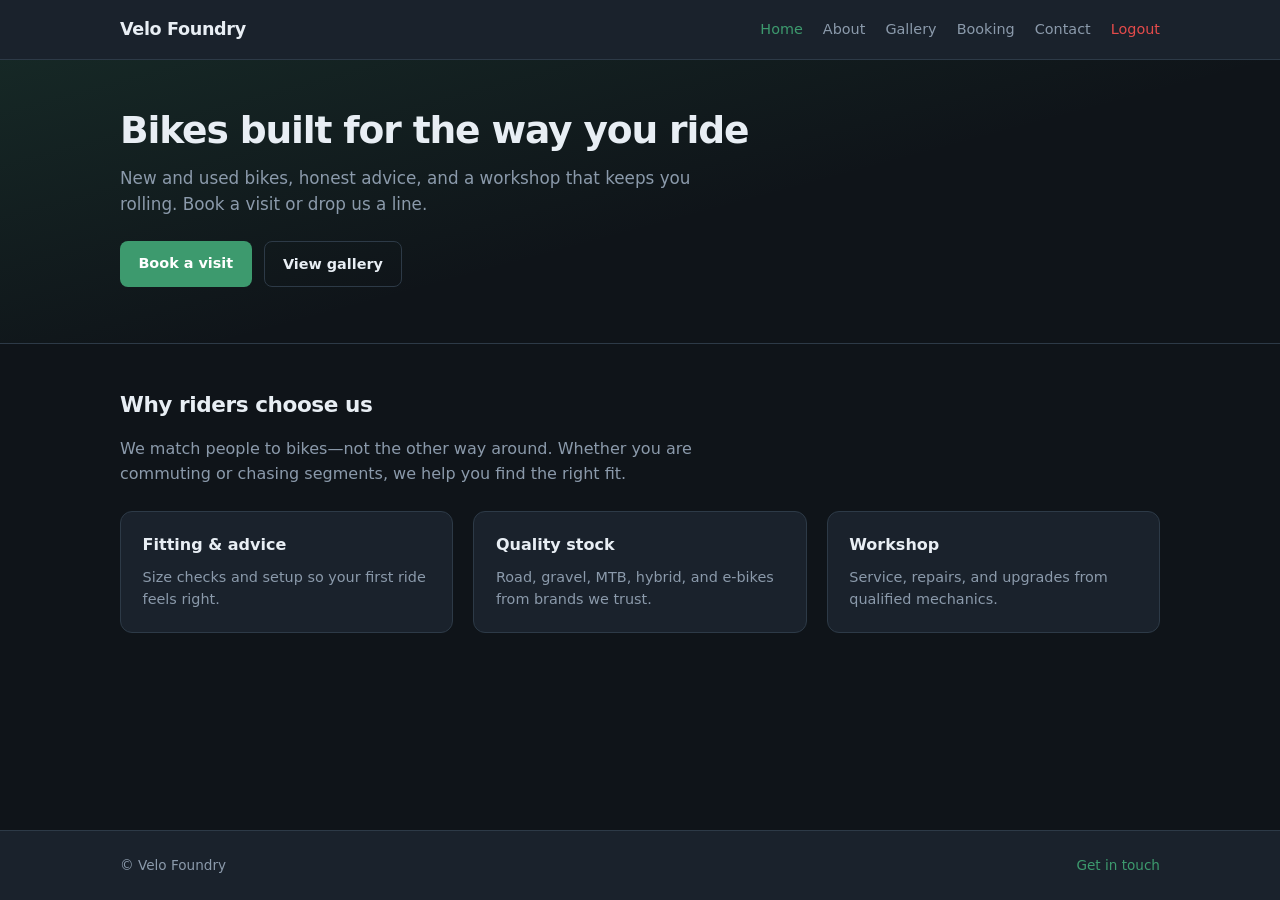
<file: index.html>
<!DOCTYPE html>
<html lang="en">
<head>
  <meta charset="UTF-8">
  <meta name="viewport" content="width=device-width, initial-scale=1.0">
  <title>Velo Foundry — Home</title>
  <link rel="stylesheet" href="styles.css">
</head>
<body>
  <header class="site-header">
    <div class="container site-header__inner">
      <a href="index.html" class="logo">Velo Foundry</a>
      <nav class="nav" aria-label="Main">
        <ul>
          <li><a href="index.html" class="nav__link--active">Home</a></li>
          <li><a href="about.html">About</a></li>
          <li><a href="gallery.html">Gallery</a></li>
          <li><a href="booking.html">Booking</a></li>
          <li><a href="contact.html">Contact</a></li>
          <li><a class="logout" href="login.html">Logout</a></li>
        </ul>
      </nav>
    </div>
  </header>

  <main>
    <section class="hero">
      <div class="container">
        <h1>Bikes built for the way you ride</h1>
        <p class="lead">New and used bikes, honest advice, and a workshop that keeps you rolling. Book a visit or drop us a line.</p>
        <div class="hero__actions">
          <a class="btn" href="booking.html">Book a visit</a>
          <a class="btn btn--ghost" href="gallery.html">View gallery</a>
        </div>
      </div>
    </section>

    <section class="section">
      <div class="container">
        <h2>Why riders choose us</h2>
        <p class="intro">We match people to bikes—not the other way around. Whether you are commuting or chasing segments, we help you find the right fit.</p>
        <div class="cards">
          <article class="card">
            <h3>Fitting &amp; advice</h3>
            <p>Size checks and setup so your first ride feels right.</p>
          </article>
          <article class="card">
            <h3>Quality stock</h3>
            <p>Road, gravel, MTB, hybrid, and e-bikes from brands we trust.</p>
          </article>
          <article class="card">
            <h3>Workshop</h3>
            <p>Service, repairs, and upgrades from qualified mechanics.</p>
          </article>
        </div>
      </div>
    </section>
  </main>

  <footer class="site-footer">
    <div class="container site-footer__inner">
      <span>&copy; Velo Foundry</span>
      <a href="contact.html">Get in touch</a>
    </div>
  </footer>
  <script src="common.js"></script>
</body>
</html>
</file>
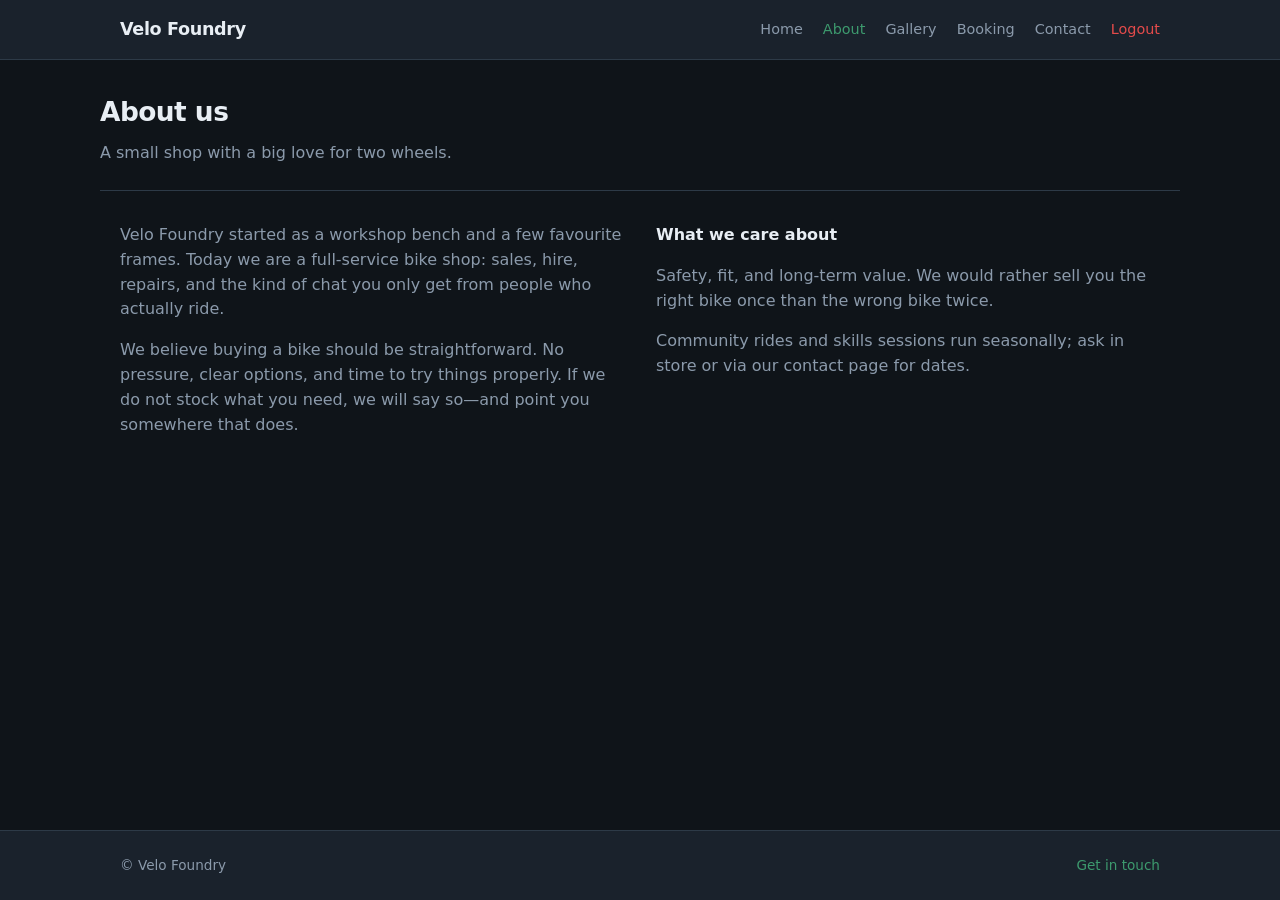
<file: about.html>
<!DOCTYPE html>
<html lang="en">
<head>
  <meta charset="UTF-8">
  <meta name="viewport" content="width=device-width, initial-scale=1.0">
  <title>About — Velo Foundry</title>
  <link rel="stylesheet" href="styles.css">
</head>
<body>
  <header class="site-header">
    <div class="container site-header__inner">
      <a href="index.html" class="logo">Velo Foundry</a>
      <nav class="nav" aria-label="Main">
        <ul>
          <li><a href="index.html">Home</a></li>
          <li><a href="about.html" class="nav__link--active">About</a></li>
          <li><a href="gallery.html">Gallery</a></li>
          <li><a href="booking.html">Booking</a></li>
          <li><a href="contact.html">Contact</a></li>
          <li><a class="logout" href="login.html">Logout</a></li>
        </ul>
      </nav>
    </div>
  </header>

  <main>
    <div class="container page-title">
      <h1>About us</h1>
      <p>A small shop with a big love for two wheels.</p>
    </div>

    <section class="section section--tight">
      <div class="container split">
        <div class="prose">
          <p>Velo Foundry started as a workshop bench and a few favourite frames. Today we are a full-service bike shop: sales, hire, repairs, and the kind of chat you only get from people who actually ride.</p>
          <p>We believe buying a bike should be straightforward. No pressure, clear options, and time to try things properly. If we do not stock what you need, we will say so—and point you somewhere that does.</p>
        </div>
        <div class="prose">
          <p><strong>What we care about</strong></p>
          <p>Safety, fit, and long-term value. We would rather sell you the right bike once than the wrong bike twice.</p>
          <p>Community rides and skills sessions run seasonally; ask in store or via our contact page for dates.</p>
        </div>
      </div>
    </section>
  </main>

  <footer class="site-footer">
    <div class="container site-footer__inner">
      <span>&copy; Velo Foundry</span>
      <a href="contact.html">Get in touch</a>
    </div>
  </footer>
  <script src="common.js"></script>
</body>
</html>
</file>
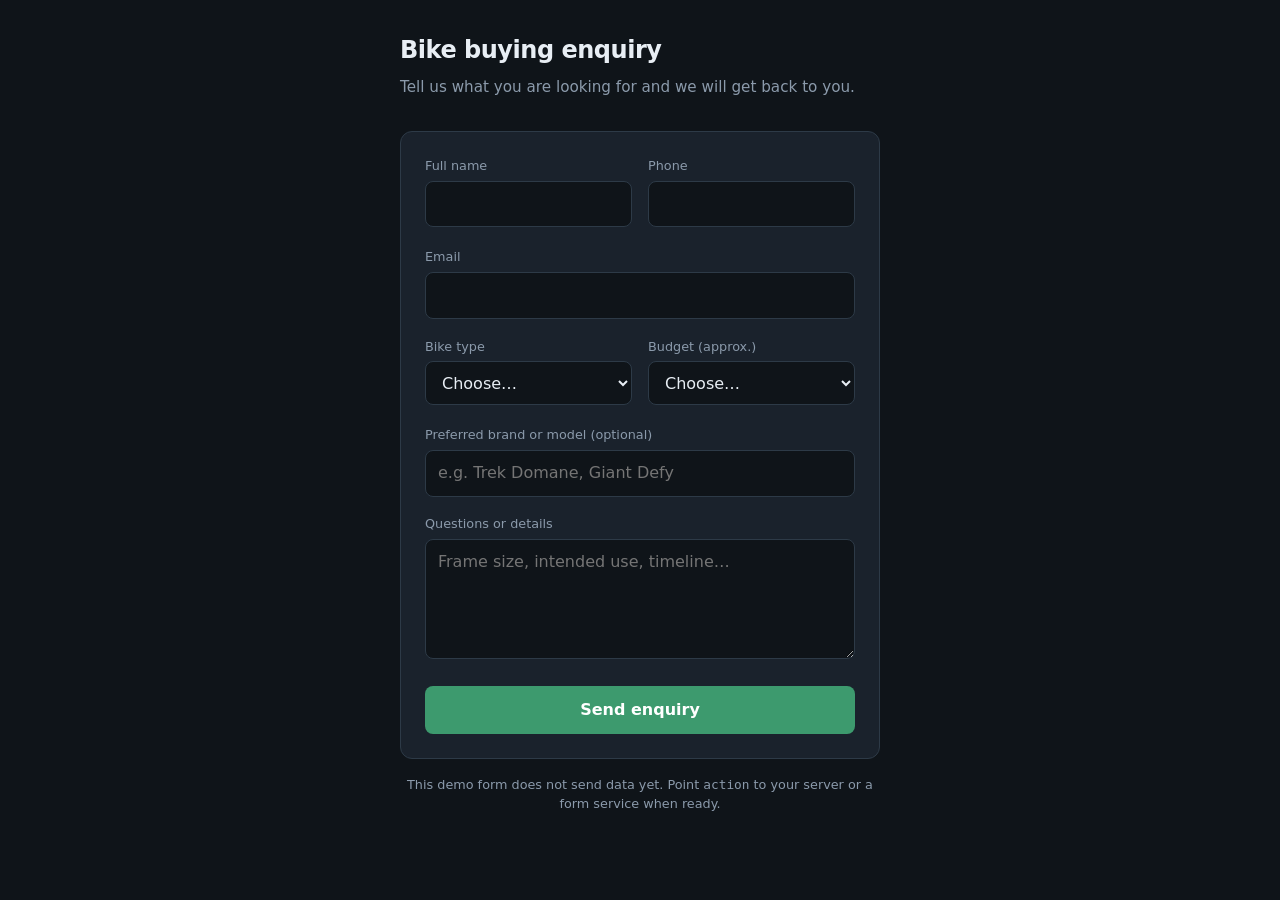
<file: bike-enquiry.html>
<!DOCTYPE html>
<html lang="en">
<head>
  <meta charset="UTF-8">
  <meta name="viewport" content="width=device-width, initial-scale=1.0">
  <title>Bike buying enquiry</title>
  <style>
    :root {
      --bg: #0f1419;
      --surface: #1a222c;
      --border: #2d3a47;
      --text: #e8eef4;
      --muted: #8b9aab;
      --accent: #3d9a6e;
      --accent-hover: #4db884;
      --error: #e06c6c;
    }

    * {
      box-sizing: border-box;
    }

    body {
      margin: 0;
      min-height: 100vh;
      font-family: system-ui, -apple-system, "Segoe UI", Roboto, sans-serif;
      background: var(--bg);
      color: var(--text);
      line-height: 1.5;
    }

    .wrap {
      max-width: 520px;
      margin: 0 auto;
      padding: 2rem 1.25rem 3rem;
    }

    header {
      margin-bottom: 2rem;
    }

    h1 {
      font-size: 1.5rem;
      font-weight: 600;
      margin: 0 0 0.5rem;
      letter-spacing: -0.02em;
    }

    .lead {
      color: var(--muted);
      font-size: 0.95rem;
      margin: 0;
    }

    form {
      background: var(--surface);
      border: 1px solid var(--border);
      border-radius: 12px;
      padding: 1.5rem;
    }

    label {
      display: block;
      font-size: 0.8rem;
      font-weight: 500;
      color: var(--muted);
      margin-bottom: 0.35rem;
    }

    .field {
      margin-bottom: 1.1rem;
    }

    .field:last-of-type {
      margin-bottom: 1.25rem;
    }

    input,
    select,
    textarea {
      width: 100%;
      padding: 0.65rem 0.75rem;
      font: inherit;
      color: var(--text);
      background: var(--bg);
      border: 1px solid var(--border);
      border-radius: 8px;
    }

    input:focus,
    select:focus,
    textarea:focus {
      outline: 2px solid var(--accent);
      outline-offset: 1px;
    }

    textarea {
      min-height: 120px;
      resize: vertical;
    }

    .row {
      display: grid;
      gap: 1rem;
    }

    @media (min-width: 480px) {
      .row {
        grid-template-columns: 1fr 1fr;
      }
    }

    button[type="submit"] {
      width: 100%;
      padding: 0.75rem 1rem;
      font: inherit;
      font-weight: 600;
      color: #fff;
      background: var(--accent);
      border: none;
      border-radius: 8px;
      cursor: pointer;
    }

    button[type="submit"]:hover {
      background: var(--accent-hover);
    }

    .note {
      margin-top: 1rem;
      font-size: 0.8rem;
      color: var(--muted);
      text-align: center;
    }
  </style>
</head>
<body>
  <div class="wrap">
    <header>
      <h1>Bike buying enquiry</h1>
      <p class="lead">Tell us what you are looking for and we will get back to you.</p>
    </header>

    <form action="#" method="post" novalidate>
      <div class="row">
        <div class="field">
          <label for="name">Full name</label>
          <input id="name" name="name" type="text" autocomplete="name" required>
        </div>
        <div class="field">
          <label for="phone">Phone</label>
          <input id="phone" name="phone" type="tel" autocomplete="tel" required>
        </div>
      </div>

      <div class="field">
        <label for="email">Email</label>
        <input id="email" name="email" type="email" autocomplete="email" required>
      </div>

      <div class="row">
        <div class="field">
          <label for="bike-type">Bike type</label>
          <select id="bike-type" name="bike_type" required>
            <option value="">Choose…</option>
            <option value="road">Road</option>
            <option value="mountain">Mountain</option>
            <option value="hybrid">Hybrid / commuter</option>
            <option value="electric">Electric (e-bike)</option>
            <option value="gravel">Gravel</option>
            <option value="kids">Kids</option>
            <option value="other">Other</option>
          </select>
        </div>
        <div class="field">
          <label for="budget">Budget (approx.)</label>
          <select id="budget" name="budget" required>
            <option value="">Choose…</option>
            <option value="under-500">Under 500</option>
            <option value="500-1000">500 – 1,000</option>
            <option value="1000-2000">1,000 – 2,000</option>
            <option value="2000-4000">2,000 – 4,000</option>
            <option value="4000-plus">4,000+</option>
          </select>
        </div>
      </div>

      <div class="field">
        <label for="model">Preferred brand or model (optional)</label>
        <input id="model" name="model" type="text" placeholder="e.g. Trek Domane, Giant Defy">
      </div>

      <div class="field">
        <label for="message">Questions or details</label>
        <textarea id="message" name="message" placeholder="Frame size, intended use, timeline…"></textarea>
      </div>

      <button type="submit">Send enquiry</button>
    </form>

    <p class="note">This demo form does not send data yet. Point <code>action</code> to your server or a form service when ready.</p>
  </div>
  <script src="common.js"></script>
</body>
</html>
</file>
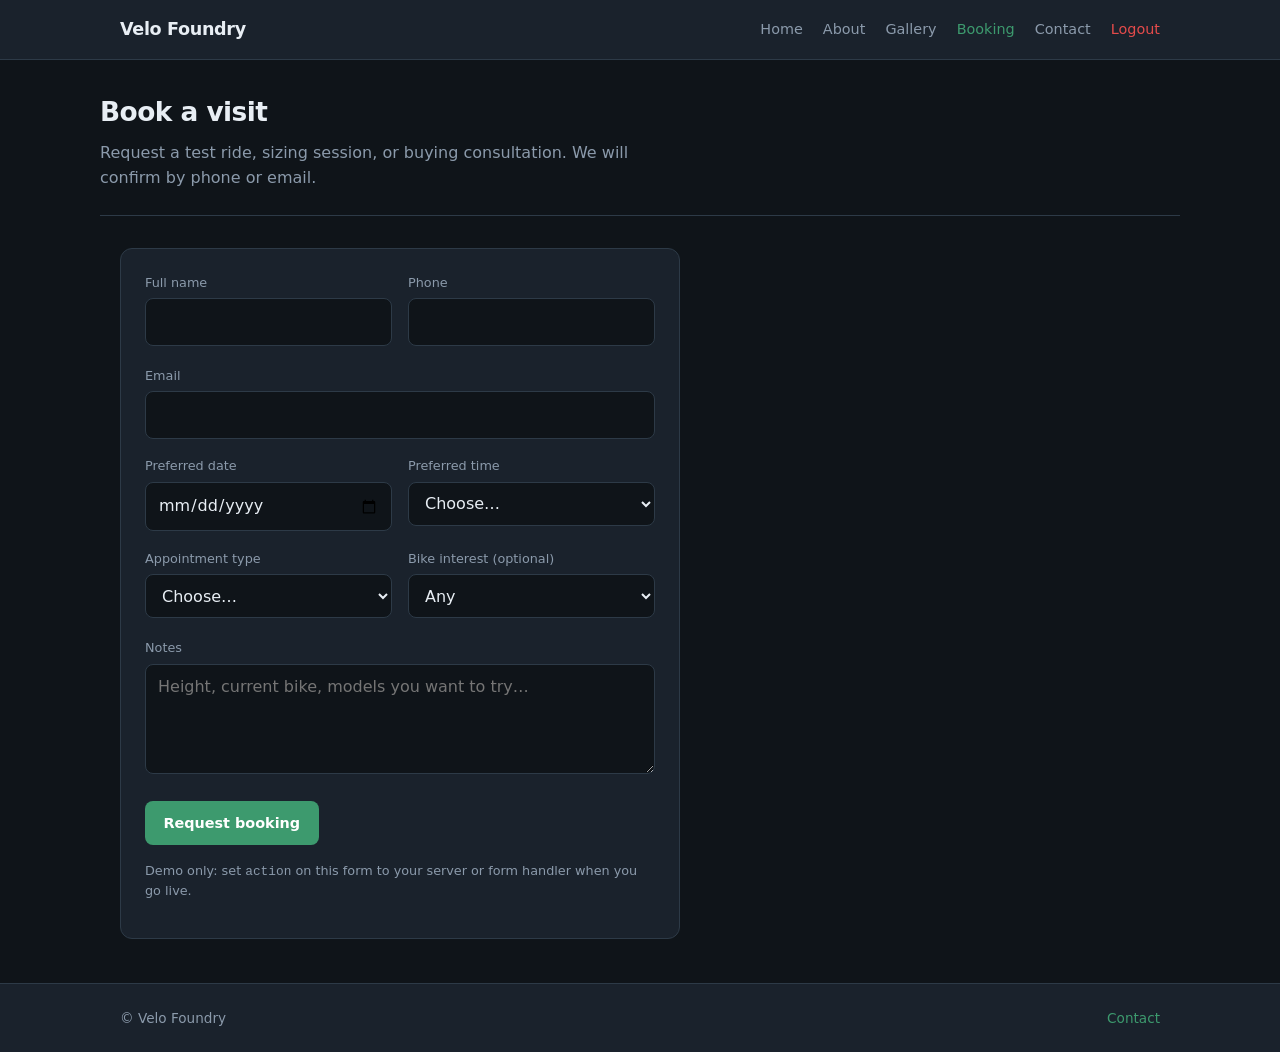
<file: booking.html>
<!DOCTYPE html>
<html lang="en">
<head>
  <meta charset="UTF-8">
  <meta name="viewport" content="width=device-width, initial-scale=1.0">
  <title>Booking — Velo Foundry</title>
  <link rel="stylesheet" href="styles.css">
</head>
<body>
  <header class="site-header">
    <div class="container site-header__inner">
      <a href="index.html" class="logo">Velo Foundry</a>
      <nav class="nav" aria-label="Main">
        <ul>
          <li><a href="index.html">Home</a></li>
          <li><a href="about.html">About</a></li>
          <li><a href="gallery.html">Gallery</a></li>
          <li><a href="booking.html" class="nav__link--active">Booking</a></li>
          <li><a href="contact.html">Contact</a></li>
          <li><a class="logout" href="login.html">Logout</a></li>
        </ul>
      </nav>
    </div>
  </header>

  <main>
    <div class="container page-title">
      <h1>Book a visit</h1>
      <p>Request a test ride, sizing session, or buying consultation. We will confirm by phone or email.</p>
    </div>

    <section class="section section--tight">
      <div class="container">
        <form class="form-panel" action="#" method="post" novalidate>
          <div class="form-row">
            <div class="field">
              <label for="booking-name">Full name</label>
              <input id="booking-name" name="name" type="text" autocomplete="name" required>
            </div>
            <div class="field">
              <label for="booking-phone">Phone</label>
              <input id="booking-phone" name="phone" type="tel" autocomplete="tel" required>
            </div>
          </div>

          <div class="field">
            <label for="booking-email">Email</label>
            <input id="booking-email" name="email" type="email" autocomplete="email" required>
          </div>

          <div class="form-row">
            <div class="field">
              <label for="booking-date">Preferred date</label>
              <input id="booking-date" name="date" type="date" required>
            </div>
            <div class="field">
              <label for="booking-time">Preferred time</label>
              <select id="booking-time" name="time" required>
                <option value="">Choose…</option>
                <option value="10:00">10:00</option>
                <option value="11:30">11:30</option>
                <option value="13:00">13:00</option>
                <option value="14:30">14:30</option>
                <option value="16:00">16:00</option>
              </select>
            </div>
          </div>

          <div class="form-row">
            <div class="field">
              <label for="booking-type">Appointment type</label>
              <select id="booking-type" name="appointment_type" required>
                <option value="">Choose…</option>
                <option value="test-ride">Test ride</option>
                <option value="sizing">Sizing / fit chat</option>
                <option value="purchase">Buying consultation</option>
                <option value="service">Service drop-off</option>
              </select>
            </div>
            <div class="field">
              <label for="booking-bike">Bike interest (optional)</label>
              <select id="booking-bike" name="bike_interest">
                <option value="">Any</option>
                <option value="road">Road</option>
                <option value="mountain">Mountain</option>
                <option value="hybrid">Hybrid</option>
                <option value="electric">E-bike</option>
                <option value="gravel">Gravel</option>
              </select>
            </div>
          </div>

          <div class="field">
            <label for="booking-notes">Notes</label>
            <textarea id="booking-notes" name="notes" placeholder="Height, current bike, models you want to try…"></textarea>
          </div>

          <button type="button" class="btn" onclick="trackBookAppointment()">Request booking</button>
          <p class="form-note">Demo only: set <code>action</code> on this form to your server or form handler when you go live.</p>
        </form>
      </div>
    </section>
  </main>

  <footer class="site-footer">
    <div class="container site-footer__inner">
      <span>&copy; Velo Foundry</span>
      <a href="contact.html">Contact</a>
    </div>
  </footer>
  <script src="common.js"></script>
  <script>
    function trackBookAppointment() {
      if(window.aixel) {
        window.aixel.track('book_appointment', {
          name: document.getElementById('booking-name').value,
          phone: document.getElementById('booking-phone').value,
          email: document.getElementById('booking-email').value,
          date: document.getElementById('booking-date').value,
          time: document.getElementById('booking-time').value,
          appointment_type: document.getElementById('booking-type').value,
          bike_interest: document.getElementById('booking-bike').value,
          notes: document.getElementById('booking-notes').value,
        });
      }
    }
  </script>
</body>
</html>
</file>
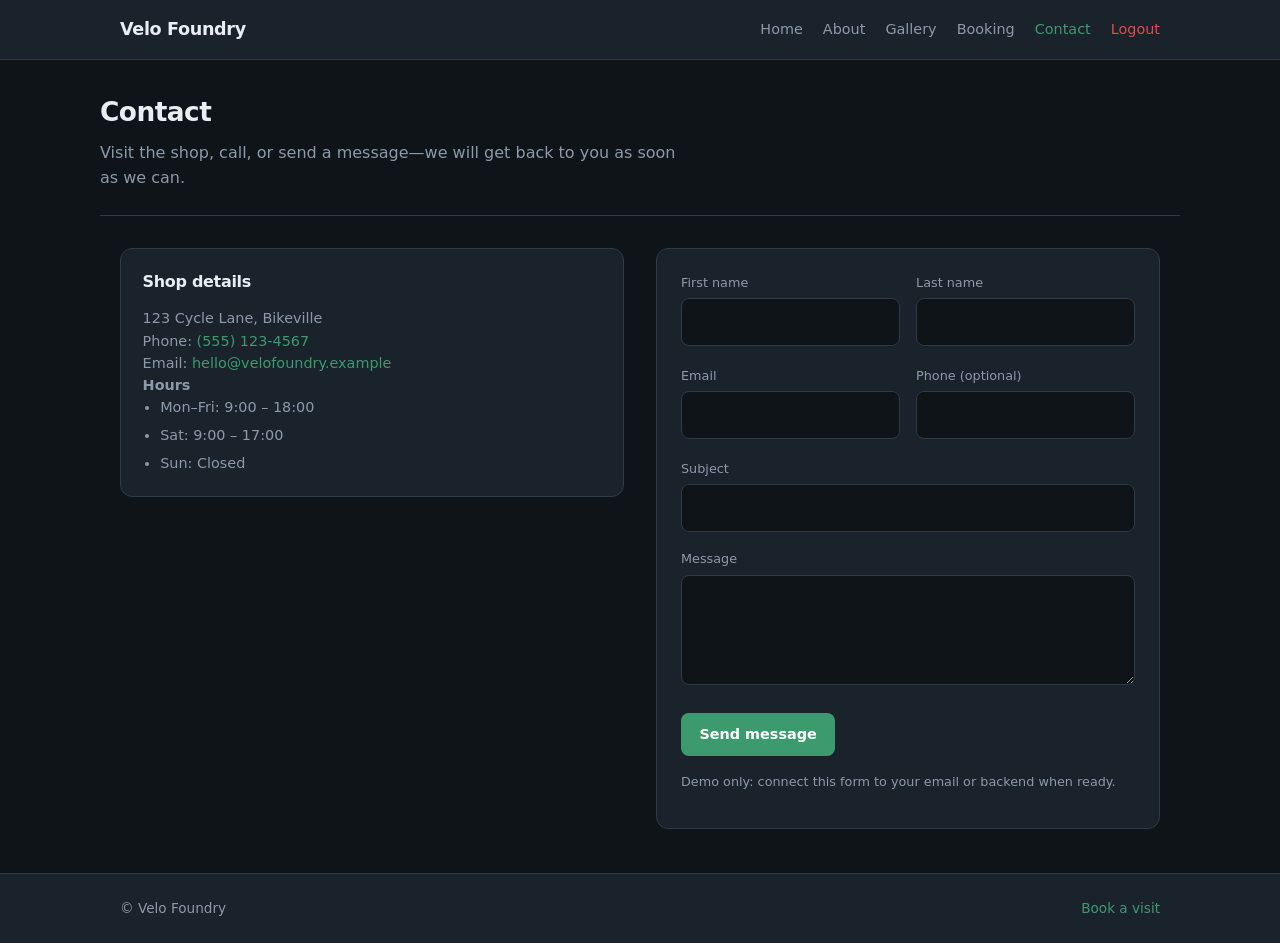
<file: contact.html>
<!DOCTYPE html>
<html lang="en">
<head>
  <meta charset="UTF-8">
  <meta name="viewport" content="width=device-width, initial-scale=1.0">
  <title>Contact — Velo Foundry</title>
  <link rel="stylesheet" href="styles.css">
</head>
<body>
  <header class="site-header">
    <div class="container site-header__inner">
      <a href="index.html" class="logo">Velo Foundry</a>
      <nav class="nav" aria-label="Main">
        <ul>
          <li><a href="index.html">Home</a></li>
          <li><a href="about.html">About</a></li>
          <li><a href="gallery.html">Gallery</a></li>
          <li><a href="booking.html">Booking</a></li>
          <li><a href="contact.html" class="nav__link--active">Contact</a></li>
          <li><a class="logout" href="login.html">Logout</a></li>
        </ul>
      </nav>
    </div>
  </header>

  <main>
    <div class="container page-title">
      <h1>Contact</h1>
      <p>Visit the shop, call, or send a message—we will get back to you as soon as we can.</p>
    </div>

    <section class="section section--tight">
      <div class="container split">
        <div class="contact-block">
          <h2>Shop details</h2>
          <p>123 Cycle Lane, Bikeville</p>
          <p class="contact-block__gap">Phone: <a href="tel:+15551234567">(555) 123-4567</a></p>
          <p>Email: <a href="mailto:hello@velofoundry.example">hello@velofoundry.example</a></p>
          <p class="contact-block__gap-lg"><strong>Hours</strong></p>
          <ul>
            <li>Mon–Fri: 9:00 – 18:00</li>
            <li>Sat: 9:00 – 17:00</li>
            <li>Sun: Closed</li>
          </ul>
        </div>

        <form id="contactForm" class="form-panel form-panel--wide" novalidate>
          <p id="successMessage" class="form-success" role="status" style="display: none;">Thanks—we have received your message.</p>
          <div class="form-row">
            <div class="field">
              <label for="firstName">First name</label>
              <input id="firstName" name="first_name" type="text" autocomplete="given-name" required>
            </div>
            <div class="field">
              <label for="lastName">Last name</label>
              <input id="lastName" name="last_name" type="text" autocomplete="family-name" required>
            </div>
          </div>
          <div class="form-row">
            <div class="field">
              <label for="email">Email</label>
              <input id="email" name="email" type="email" autocomplete="email" required>
            </div>
            <div class="field">
              <label for="phone">Phone <span class="form-note">(optional)</span></label>
              <input id="phone" name="phone" type="tel" autocomplete="tel">
            </div>
          </div>
          <div class="field">
            <label for="contact-subject">Subject</label>
            <input id="contact-subject" name="subject" type="text">
          </div>
          <div class="field">
            <label for="message">Message</label>
            <textarea id="message" name="message"></textarea>
          </div>
          <button type="button" class="btn" id="contactSendBtn">Send message</button>
          <p class="form-note">Demo only: connect this form to your email or backend when ready.</p>
        </form>
      </div>
    </section>
  </main>

  <footer class="site-footer">
    <div class="container site-footer__inner">
      <span>&copy; Velo Foundry</span>
      <a href="booking.html">Book a visit</a>
    </div>
  </footer>

  <script src="common.js"></script>
    <script type="text/javascript">
        (function () {
            var form = document.getElementById('contactForm');
            var sendBtn = document.getElementById('contactSendBtn');
            if (!form || !sendBtn) return;

            form.addEventListener('submit', function(e) {
                e.preventDefault();
            });

            function getContactFormData() {
                var firstName = document.getElementById('firstName').value.trim();
                var lastName = document.getElementById('lastName').value.trim();
                var email = document.getElementById('email').value.trim();
                var phone = document.getElementById('phone').value.trim();
                var subject = document.getElementById('contact-subject').value.trim();
                var message = document.getElementById('message').value.trim();

                return {
                    firstName: firstName,
                    lastName: lastName,
                    email: email,
                    phone: phone,
                    subject: subject,
                    message: message,
                    distinctId: email || phone || getDistinctId(),
                    identifyTraits: {
                        first_name: firstName,
                        last_name: lastName,
                        email: email,
                        phone: phone
                    },
                    trackPayload: {
                        first_name: firstName,
                        last_name: lastName,
                        email: email,
                        phone: phone,
                        subject: subject,
                        message: message
                    }
                };
            }

            function sendContactFormData(formData) {
                var distinctId = formData.distinctId;
                var identifyTraits = formData.identifyTraits;
                var trackPayload = formData.trackPayload;
                var aixel = window.aixel;

                if (!aixel) {
                    console.error('Aixel not initialized');
                    return;
                }

                try {
                    if (typeof aixel.identify === 'function') {
                        aixel.identify(distinctId, identifyTraits);
                        localStorage.setItem('ax_distinct_id', distinctId);
                    }

                    if (typeof aixel.track === 'function') {
                        aixel.track('contact', trackPayload);
                    } else if (Array.isArray(aixel) && typeof aixel.push === 'function') {
                        aixel.push(['track', 'contact', trackPayload]);
                    }

                    document.getElementById('successMessage').style.display = 'block';
                    form.reset();
                } catch (err) {
                    console.error('Aixel identify/track failed:', err);
                }
            }

            function submitContact() {
                if (!form.checkValidity()) {
                    form.reportValidity();
                    return;
                }

                var formData = getContactFormData();

                if (formData.email) {
                    localStorage.setItem('ax_user_email', formData.email);
                } else {
                    localStorage.removeItem('ax_user_email');
                }
                if (formData.phone) {
                    localStorage.setItem('ax_user_phone', formData.phone);
                } else {
                    localStorage.removeItem('ax_user_phone');
                }
                if (formData.firstName) {
                    localStorage.setItem('ax_user_first_name', formData.firstName);
                }
                if (formData.lastName) {
                    localStorage.setItem('ax_user_last_name', formData.lastName);
                }

                sendContactFormData(formData);
            }

            sendBtn.addEventListener('click', submitContact);

            form.addEventListener('keydown', function(e) {
                if (e.key !== 'Enter') return;
                if (e.target.nodeName === 'TEXTAREA') return;
                e.preventDefault();
                submitContact();
            });
        })();
    </script>
</body>
</html>
</file>
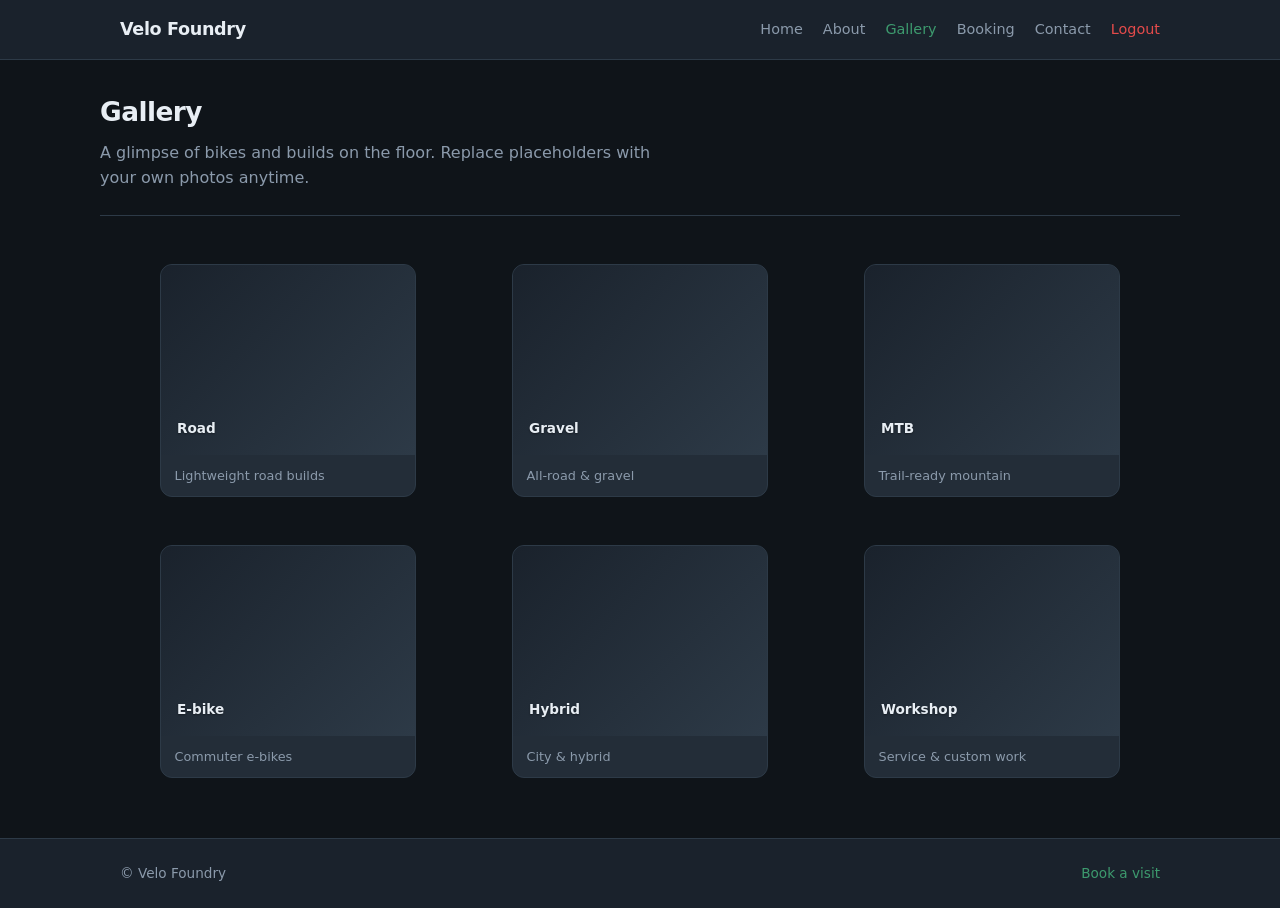
<file: gallery.html>
<!DOCTYPE html>
<html lang="en">
<head>
  <meta charset="UTF-8">
  <meta name="viewport" content="width=device-width, initial-scale=1.0">
  <title>Gallery — Velo Foundry</title>
  <link rel="stylesheet" href="styles.css">
</head>
<body>
  <header class="site-header">
    <div class="container site-header__inner">
      <a href="index.html" class="logo">Velo Foundry</a>
      <nav class="nav" aria-label="Main">
        <ul>
          <li><a href="index.html">Home</a></li>
          <li><a href="about.html">About</a></li>
          <li><a href="gallery.html" class="nav__link--active">Gallery</a></li>
          <li><a href="booking.html">Booking</a></li>
          <li><a href="contact.html">Contact</a></li>
          <li><a class="logout" href="login.html">Logout</a></li>
        </ul>
      </nav>
    </div>
  </header>

  <main>
    <div class="container page-title">
      <h1>Gallery</h1>
      <p>A glimpse of bikes and builds on the floor. Replace placeholders with your own photos anytime.</p>
    </div>

    <section class="section section--tight">
      <div class="container gallery">
        <figure class="gallery__item">
          <div class="gallery__img" role="img" aria-label="Road bike showcase"><span>Road</span></div>
          <figcaption class="gallery__caption">Lightweight road builds</figcaption>
        </figure>
        <figure class="gallery__item">
          <div class="gallery__img" role="img" aria-label="Gravel bike showcase"><span>Gravel</span></div>
          <figcaption class="gallery__caption">All-road &amp; gravel</figcaption>
        </figure>
        <figure class="gallery__item">
          <div class="gallery__img" role="img" aria-label="Mountain bike showcase"><span>MTB</span></div>
          <figcaption class="gallery__caption">Trail-ready mountain</figcaption>
        </figure>
        <figure class="gallery__item">
          <div class="gallery__img" role="img" aria-label="Electric bike showcase"><span>E-bike</span></div>
          <figcaption class="gallery__caption">Commuter e-bikes</figcaption>
        </figure>
        <figure class="gallery__item">
          <div class="gallery__img" role="img" aria-label="Hybrid bike showcase"><span>Hybrid</span></div>
          <figcaption class="gallery__caption">City &amp; hybrid</figcaption>
        </figure>
        <figure class="gallery__item">
          <div class="gallery__img" role="img" aria-label="Workshop showcase"><span>Workshop</span></div>
          <figcaption class="gallery__caption">Service &amp; custom work</figcaption>
        </figure>
      </div>
    </section>
  </main>

  <footer class="site-footer">
    <div class="container site-footer__inner">
      <span>&copy; Velo Foundry</span>
      <a href="booking.html">Book a visit</a>
    </div>
  </footer>
  <script src="common.js"></script>
</body>
</html>
</file>
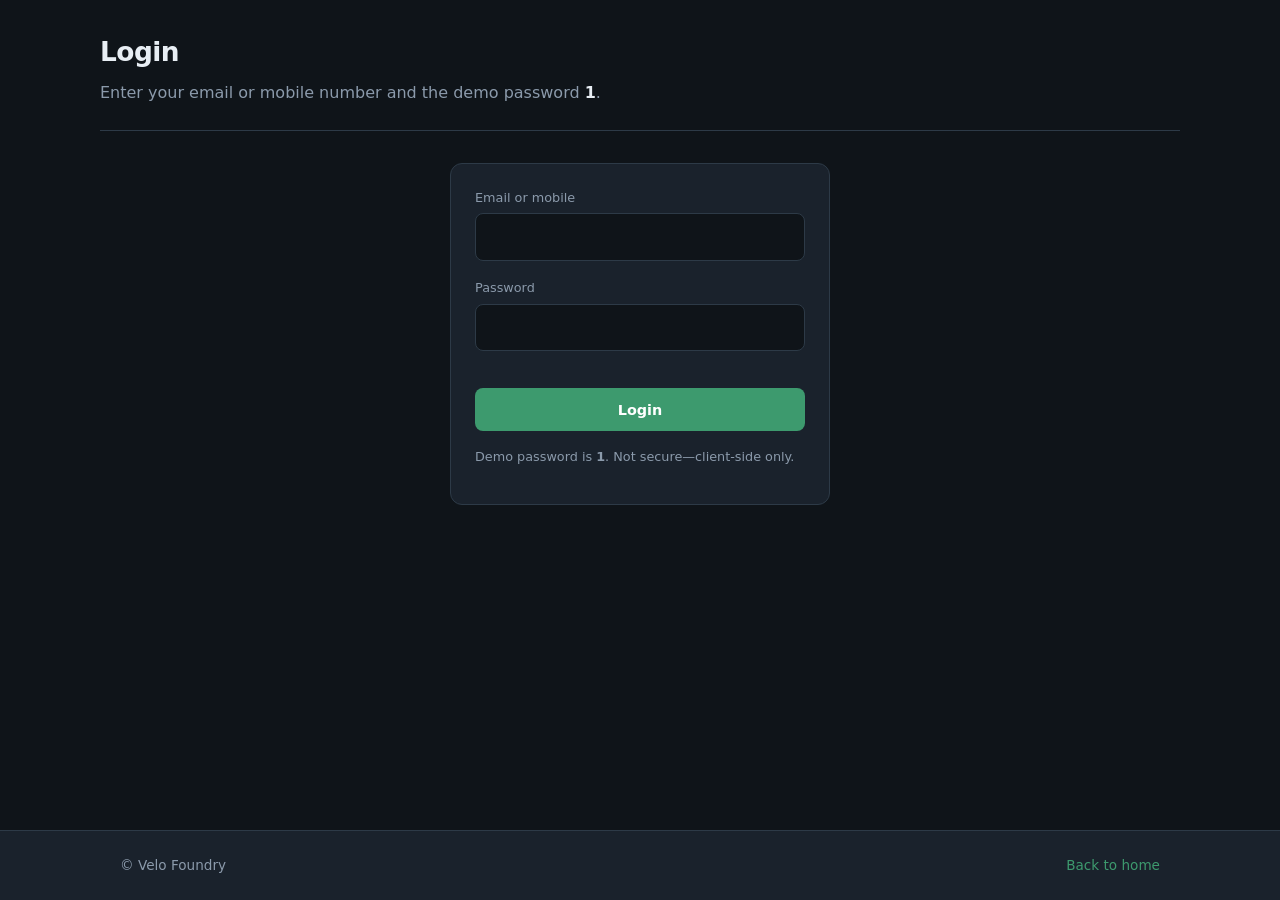
<file: login.html>
<!DOCTYPE html>
<html lang="en">
<head>
  <meta charset="UTF-8">
  <meta name="viewport" content="width=device-width, initial-scale=1.0">
  <title>Login — Velo Foundry</title>
  <link rel="stylesheet" href="styles.css">
</head>
<body>
  <main>
    <div class="container page-title">
      <h1>Login</h1>
      <p>Enter your email or mobile number and the demo password <strong>1</strong>.</p>
    </div>

    <section class="section section--tight">
      <div class="container login-wrap">
        <form id="loginForm" class="form-panel" action="#" method="post" novalidate>
          <div class="field">
            <label for="emailOrMobile">Email or mobile</label>
            <input id="emailOrMobile" name="emailOrMobile" type="text" autocomplete="username" required>
          </div>
          <div class="field">
            <label for="login-pass">Password</label>
            <input id="login-pass" name="password" type="password" autocomplete="current-password" required>
          </div>
          <p id="errorMessage" class="form-error" role="alert" aria-live="polite"></p>
          <button type="submit" class="btn">Login</button>
          <p class="form-note">Demo password is <strong>1</strong>. Not secure—client-side only.</p>
        </form>
      </div>
    </section>
  </main>

  <footer class="site-footer">
    <div class="container site-footer__inner">
      <span>&copy; Velo Foundry</span>
      <a href="index.html">Back to home</a>
    </div>
  </footer>

  <script src="common.js"></script>
  <script>
    function isEmail(value) {
      return /^[^\s@]+@[^\s@]+\.[^\s@]+$/.test(value);
    }

    function isPhoneNumber(value) {
      var cleaned = value.replace(/[\s\-\(\)]/g, '');
      return /^\d{7,15}$/.test(cleaned);
    }

    function showError(el, msg) {
      el.textContent = msg;
    }

    function clearError(el) {
      el.textContent = '';
    }

    document.getElementById('loginForm').addEventListener('submit', function (e) {
      e.preventDefault();

      var errorMessage = document.getElementById('errorMessage');
      clearError(errorMessage);

      var emailOrMobile = document.getElementById('emailOrMobile').value.trim();
      var password = document.getElementById('login-pass').value;

      if (!emailOrMobile) {
        showError(errorMessage, 'Please enter email or mobile number');
        return;
      }

      var isEmailInput = isEmail(emailOrMobile);
      var isPhoneInput = isPhoneNumber(emailOrMobile);

      if (!isEmailInput && !isPhoneInput) {
        showError(errorMessage, 'Please enter a valid email or mobile number');
        return;
      }

      if (password !== '1') {
        showError(errorMessage, 'Incorrect password.');
        return;
      }

      var identifier = emailOrMobile;
      var identifyData = {};
      if (isEmailInput) {
        identifyData.email = identifier;
      } else {
        identifyData.phone = identifier;
      }

      localStorage.setItem('ax_user_identifier', identifier);
      localStorage.setItem('ax_user_logged_in', 'true');
      if (isEmailInput) {
        localStorage.setItem('ax_user_email', identifier);
        localStorage.removeItem('ax_user_phone');
      } else {
        localStorage.setItem('ax_user_phone', identifier);
        localStorage.removeItem('ax_user_email');
      }

      var distinctId = getDistinctId();

      var retryCount = 0;
      var maxRetries = 50;

      function sendLoginTracking() {
        var sdkReady = window.aixelSDKReady || (window.aixel && window.aixel.identify && window.aixel.track);

        if (sdkReady) {
          try {
            if (distinctId) {
              window.aixel.identify(distinctId, identifyData);
              localStorage.setItem('ax_distinct_id', distinctId);
            }

            var loginData = {};
            if (isEmailInput) {
              loginData.email = identifier;
            } else {
              loginData.phone = identifier;
            }
            window.aixel.track('login', loginData);


            setTimeout(function () {
              window.location.href = 'index.html';
            }, 1000);
          } catch (err) {
            console.error('Error sending login tracking:', err);
            setTimeout(function () {
              window.location.href = 'index.html';
            }, 500);
          }
        } else {
          retryCount += 1;
          if (retryCount < maxRetries) {
            setTimeout(sendLoginTracking, 100);
          } else {
            console.warn('SDK not ready after max retries, redirecting anyway');
            setTimeout(function () {
              window.location.href = 'index.html';
            }, 500);
          }
        }
      }

      sendLoginTracking();
    });
  </script>
</body>
</html>
</file>
<file: styles.css>
:root {
  --bg: #0f1419;
  --surface: #1a222c;
  --surface-2: #232d38;
  --border: #2d3a47;
  --text: #e8eef4;
  --muted: #8b9aab;
  --accent: #3d9a6e;
  --accent-hover: #4db884;
  --accent-dim: rgba(61, 154, 110, 0.15);
  --error: #e06c6c;
}

*,
*::before,
*::after {
  box-sizing: border-box;
}

body {
  margin: 0;
  min-height: 100vh;
  display: flex;
  flex-direction: column;
  font-family: system-ui, -apple-system, "Segoe UI", Roboto, sans-serif;
  background: var(--bg);
  color: var(--text);
  line-height: 1.55;
}

a {
  color: var(--accent);
  text-decoration: none;
}

a:hover {
  text-decoration: underline;
}

.container {
  width: 100%;
  max-width: 1080px;
  margin-left: auto;
  margin-right: auto;
  padding-left: 1.25rem;
  padding-right: 1.25rem;
}

.site-header {
  border-bottom: 1px solid var(--border);
  background: var(--surface);
  position: sticky;
  top: 0;
  z-index: 10;
}

.site-header__inner {
  display: flex;
  flex-wrap: wrap;
  align-items: center;
  justify-content: space-between;
  gap: 1rem;
  padding-top: 1rem;
  padding-bottom: 1rem;
}

.logo {
  font-weight: 700;
  font-size: 1.1rem;
  color: var(--text);
  letter-spacing: -0.02em;
}

.logo:hover {
  color: var(--accent);
  text-decoration: none;
}

.nav ul {
  list-style: none;
  margin: 0;
  padding: 0;
  display: flex;
  flex-wrap: wrap;
  gap: 0.35rem 1.25rem;
}

.nav a {
  color: var(--muted);
  font-size: 0.9rem;
  font-weight: 500;
}

.nav .logout{
  cursor: pointer;
  color: rgb(228, 75, 75);
}

.nav .logout:hover{
  color: rgb(228, 75, 75);
  text-decoration: none;
}

.nav a:hover {
  color: var(--text);
  text-decoration: none;
}

.nav a.nav__link--active {
  color: var(--accent);
}

main {
  flex: 1;
}

.site-footer {
  margin-top: auto;
  border-top: 1px solid var(--border);
  background: var(--surface);
  padding: 1.5rem 0;
  font-size: 0.85rem;
  color: var(--muted);
}

.site-footer__inner {
  display: flex;
  flex-wrap: wrap;
  align-items: center;
  justify-content: space-between;
  gap: 0.75rem;
}

.hero {
  padding: 3rem 0 3.5rem;
  background: linear-gradient(165deg, var(--accent-dim) 0%, transparent 55%);
  border-bottom: 1px solid var(--border);
}

.hero h1 {
  font-size: clamp(1.75rem, 4vw, 2.35rem);
  font-weight: 700;
  letter-spacing: -0.03em;
  margin: 0 0 0.75rem;
  line-height: 1.2;
}

.hero .lead {
  color: var(--muted);
  font-size: 1.05rem;
  max-width: 36rem;
  margin: 0 0 1.5rem;
}

.btn {
  display: inline-block;
  padding: 0.65rem 1.15rem;
  font: inherit;
  font-weight: 600;
  font-size: 0.9rem;
  color: #fff;
  background: var(--accent);
  border: none;
  border-radius: 8px;
  cursor: pointer;
  text-decoration: none;
}

.btn:hover {
  background: var(--accent-hover);
  text-decoration: none;
  color: #fff;
}

.btn--ghost {
  background: transparent;
  color: var(--text);
  border: 1px solid var(--border);
}

.btn--ghost:hover {
  border-color: var(--accent);
  color: var(--accent);
  background: var(--accent-dim);
}

.hero__actions {
  display: flex;
  flex-wrap: wrap;
  gap: 0.75rem;
}

.section {
  padding: 2.75rem 0;
}

.section--tight {
  padding-top: 2rem;
}

.section h2 {
  font-size: 1.35rem;
  font-weight: 600;
  margin: 0 0 1rem;
  letter-spacing: -0.02em;
}

.section .intro {
  color: var(--muted);
  max-width: 40rem;
  margin: 0 0 1.5rem;
}

.cards {
  display: grid;
  gap: 1.25rem;
}

@media (min-width: 600px) {
  .cards {
    grid-template-columns: repeat(3, 1fr);
  }
}

.card {
  background: var(--surface);
  border: 1px solid var(--border);
  border-radius: 12px;
  padding: 1.35rem;
}

.card h3 {
  font-size: 1rem;
  margin: 0 0 0.5rem;
}

.card p {
  margin: 0;
  font-size: 0.9rem;
  color: var(--muted);
}

.page-title {
  padding: 2rem 0 1.5rem;
  border-bottom: 1px solid var(--border);
}

.page-title h1 {
  font-size: 1.65rem;
  font-weight: 600;
  margin: 0 0 0.5rem;
  letter-spacing: -0.02em;
}

.page-title p {
  margin: 0;
  color: var(--muted);
  max-width: 36rem;
}

.page-title strong {
  color: var(--text);
}

.split {
  display: grid;
  gap: 2rem;
}

@media (min-width: 768px) {
  .split {
    grid-template-columns: 1fr 1fr;
    align-items: start;
  }
}

.prose p {
  color: var(--muted);
  margin: 0 0 1rem;
}

.prose p:last-child {
  margin-bottom: 0;
}

.prose strong {
  color: var(--text);
}

.contact-block__gap {
  margin-top: 0.75rem;
}

.contact-block__gap-lg {
  margin-top: 1rem;
}

.gallery {
  display: grid;
  gap: 1rem;
  grid-template-columns: repeat(2, 1fr);
}

@media (min-width: 640px) {
  .gallery {
    grid-template-columns: repeat(3, 1fr);
  }
}

.gallery__item {
  border-radius: 12px;
  overflow: hidden;
  border: 1px solid var(--border);
  background: var(--surface-2);
}

.gallery__img {
  aspect-ratio: 4 / 3;
  background: linear-gradient(135deg, var(--surface) 0%, var(--border) 100%);
  display: flex;
  align-items: flex-end;
  padding: 1rem;
}

.gallery__img span {
  font-size: 0.85rem;
  font-weight: 600;
  color: var(--text);
  text-shadow: 0 1px 2px rgba(0, 0, 0, 0.4);
}

.gallery__caption {
  padding: 0.65rem 0.85rem;
  font-size: 0.8rem;
  color: var(--muted);
}

.form-panel {
  background: var(--surface);
  border: 1px solid var(--border);
  border-radius: 12px;
  padding: 1.5rem;
  max-width: 560px;
}

.form-panel--wide {
  max-width: 640px;
}

label {
  display: block;
  font-size: 0.8rem;
  font-weight: 500;
  color: var(--muted);
  margin-bottom: 0.35rem;
}

.field {
  margin-bottom: 1.1rem;
}

.field:last-of-type {
  margin-bottom: 1.25rem;
}

input,
select,
textarea {
  width: 100%;
  padding: 0.65rem 0.75rem;
  font: inherit;
  color: var(--text);
  background: var(--bg);
  border: 1px solid var(--border);
  border-radius: 8px;
}

input:focus,
select:focus,
textarea:focus {
  outline: 2px solid var(--accent);
  outline-offset: 1px;
}

textarea {
  min-height: 110px;
  resize: vertical;
}

.form-row {
  display: grid;
  gap: 1rem;
}

@media (min-width: 480px) {
  .form-row {
    grid-template-columns: 1fr 1fr;
  }
}

button[type="submit"].btn {
  width: 100%;
}

.form-note {
  margin-top: 1rem;
  font-size: 0.8rem;
  color: var(--muted);
}

.form-error {
  color: var(--error);
  font-size: 0.85rem;
  margin: 0 0 1rem;
  min-height: 1.25em;
}

.form-error:empty {
  margin-bottom: 0;
}

.form-success {
  color: var(--muted);
  font-size: 0.9rem;
  margin: 0 0 1rem;
  padding: 0.65rem 0.75rem;
  background: var(--surface);
  border: 1px solid var(--border);
  border-radius: 8px;
}

.login-wrap {
  max-width: 420px;
  margin-left: auto;
  margin-right: auto;
}

.contact-block {
  background: var(--surface);
  border: 1px solid var(--border);
  border-radius: 12px;
  padding: 1.35rem;
}

.contact-block h2 {
  font-size: 1rem;
  margin: 0 0 0.75rem;
}

.contact-block p,
.contact-block li {
  margin: 0;
  font-size: 0.9rem;
  color: var(--muted);
}

.contact-block ul {
  margin: 0;
  padding-left: 1.1rem;
}

.contact-block li + li {
  margin-top: 0.35rem;
}
</file>
